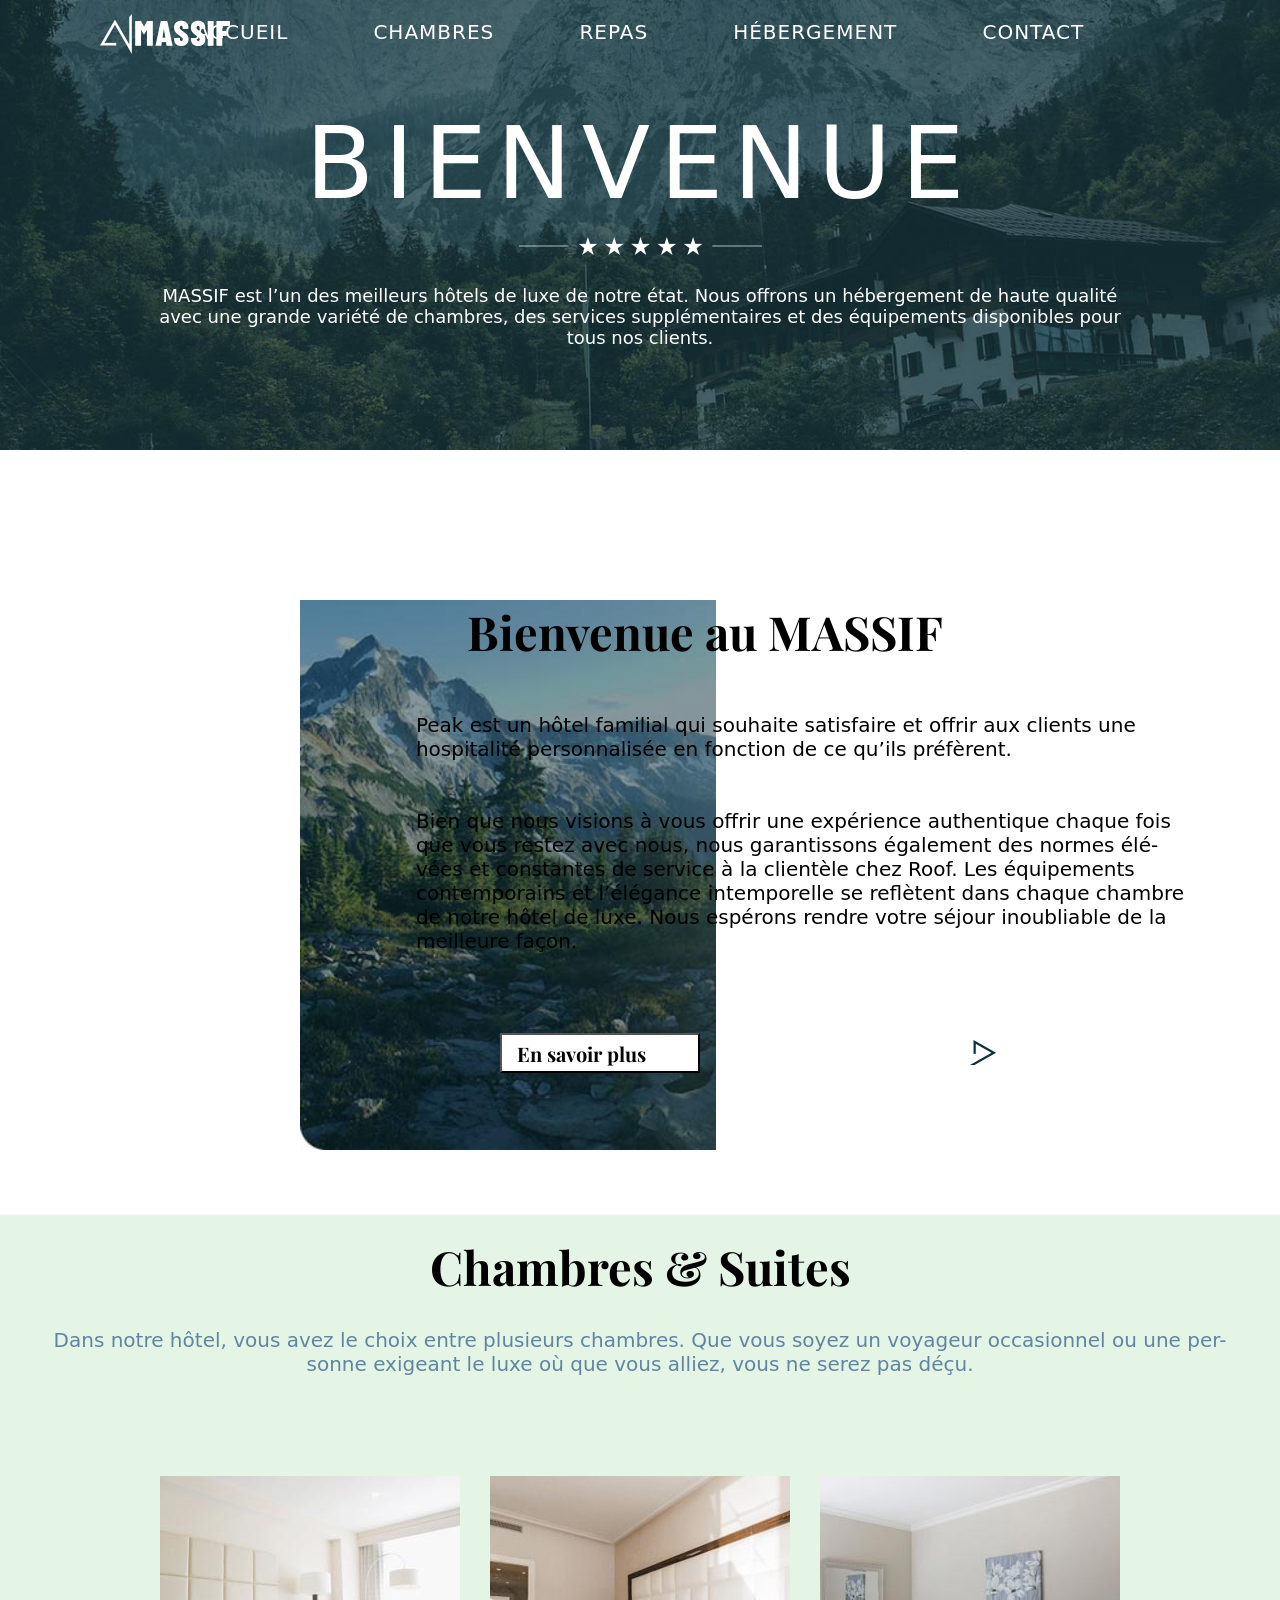
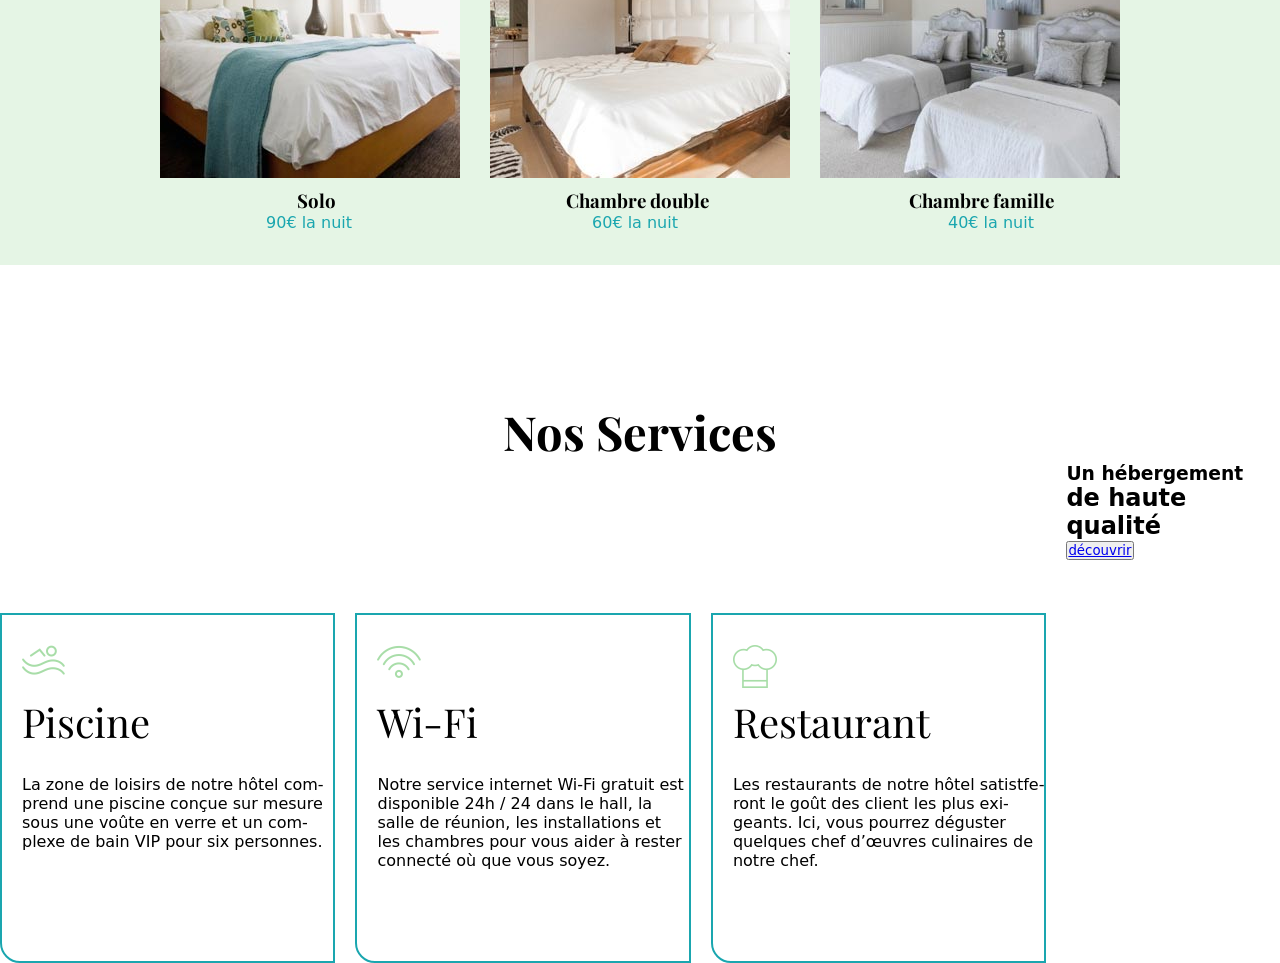
<file: MASSIF/Maquette/index.html>
<!DOCTYPE html>
<html lang="fr">
<head>
    <meta charset="UTF-8">
    <meta http-equiv="X-UA-Compatible" content="IE=edge">
    <meta name="viewport" content="width=device-width, initial-scale=1.0">
    <link rel="stylesheet" href="style.css">
   
    <title>Document</title>
</head>
<body>
    <header>
        <div class="container-1">
        <div class="liste">
            <ul>
                <a href="">accueil</a>
                <a href="">chambres</a>
                <a href="">repas</a>
                <a href="">hébergement</a>
                <a href="">contact</a>
            </ul>
        </div>
        <div class="logo">
            <img src="./img/logo.png" alt="logomassif">
        </div>
        <div class="bienvenue">
            <h1>bienvenue</h1>
        </div>
        <div class="etoiles">
            <img src="./img/Stars.png" alt="etoiles">
        </div>
        <div class="p-1">MASSIF est l’un des meilleurs hôtels de luxe de notre état. Nous offrons un hébergement de haute qualité <br>
            avec une grande variété de chambres, des services supplémentaires et des équipements disponibles pour <br>
        tous nos clients.</div>
    </div>

    </header>

    <div class="container-2">
        <div class="marge-b"></div>
            <img src="./img/bienvenue.jpg" alt="photo2" class="img-2">
            <h1 class="bvn">Bienvenue au MASSIF</h1>
            <p class="p-2">Peak est un hôtel familial qui souhaite satisfaire et offrir aux clients une <br>
                hospitalité personnalisée en fonction de ce qu’ils préfèrent. <br>
                <br>
                <br>
                
                Bien que nous visions à vous offrir une expérience authentique chaque fois <br>
                que vous restez avec nous, nous garantissons également des normes élé- <br>
                vées et constantes de service à la clientèle chez Roof. Les équipements <br>
                contemporains et l’élégance intemporelle se reflètent dans chaque chambre <br>
                de notre hôtel de luxe. Nous espérons rendre votre séjour inoubliable de la <br>
                meilleure façon. </p>

            <div class="bouton-1">
                <button class="b1"><a href="#">En savoir plus</a></button>
            </div>
            <img src="./img/btn.png" alt="logobtn" class="ptlogo">
        </div>
    </div>
    
    <div class="simpson"></div>

    <div class="contenair-3">
        <h2 class="chambre">Chambres & Suites</h2>
        <p class="p-3">Dans notre  hôtel, vous avez le choix entre plusieurs chambres. Que vous soyez un voyageur occasionnel ou une  per- <br>
            sonne exigeant le luxe où que vous alliez, vous ne serez pas déçu.</p>
        <div class="photochambre">
            <img src="img/solo.jpg" alt="">
            <img src="img/double.jpg" alt="">
            <img src="img/famille.jpg" alt="">
        </div>

        <div class="nomchambre">
            <h3 class="solo">Solo</h3>
            <h3 class="double">Chambre double</h3>
            <h3 class="famille">Chambre famille</h3>
        </div>

        <div class="prix">
        <p class="p90">90€ la nuit</p>
        <p class="p60">60€ la nuit</p>
        <p class="p40">40€ la nuit</p>
        </div>

 </div>
    
    <div class="marge-3"></div>   
    <h2 class="services">Nos Services</h2>

    <div class="contenair-4">

        <div class="carre"> 
            <h2 class="it-1">Piscine</h2>
            <img src="./img/piscine.png" alt="piscine" class="piscine">
            <p class="txt-1">La zone de loisirs de notre hôtel com- <br>
                prend une piscine conçue sur mesure <br>
                sous une voûte en verre et un com- <br>
                plexe de bain VIP pour six personnes.</p>

        </div>


        <div class="carre"> 
            
            <h2 class="it-2">Wi-Fi</h2>
            <img src="./img/wi_fi.png" alt="wifi" class="wifi">
        <p class="txt-2">Notre service internet Wi-Fi gratuit est <br>
            disponible 24h / 24 dans le hall, la <br>
            salle de réunion, les installations et <br>
            les chambres pour vous aider à rester <br>
            connecté où que vous soyez.</p>
        </div>


        <div class="carre">
            <h2 class="it-3">Restaurant</h2>
            <img src="img/toque.png" alt="toque" class="toque">
        <p class="txt-3">Les restaurants de notre hôtel satistfe- <br>
            ront le goût des client les plus exi- <br>
            geants. Ici, vous pourrez déguster <br>
            quelques chef d’œuvres culinaires de <br>
            notre chef.</p>
        </div>
        

        <div class="contenair-5">
            <h3 class="heb">Un hébergement</h3>
            <h2 class="qualite">de haute qualité</h2>
            <button class="decouvrir"><a href="decouvrir">découvrir</a></button>
        </div>





        </div>
        
        


        </div>
        <p></p>

</body>
</html>
</file>
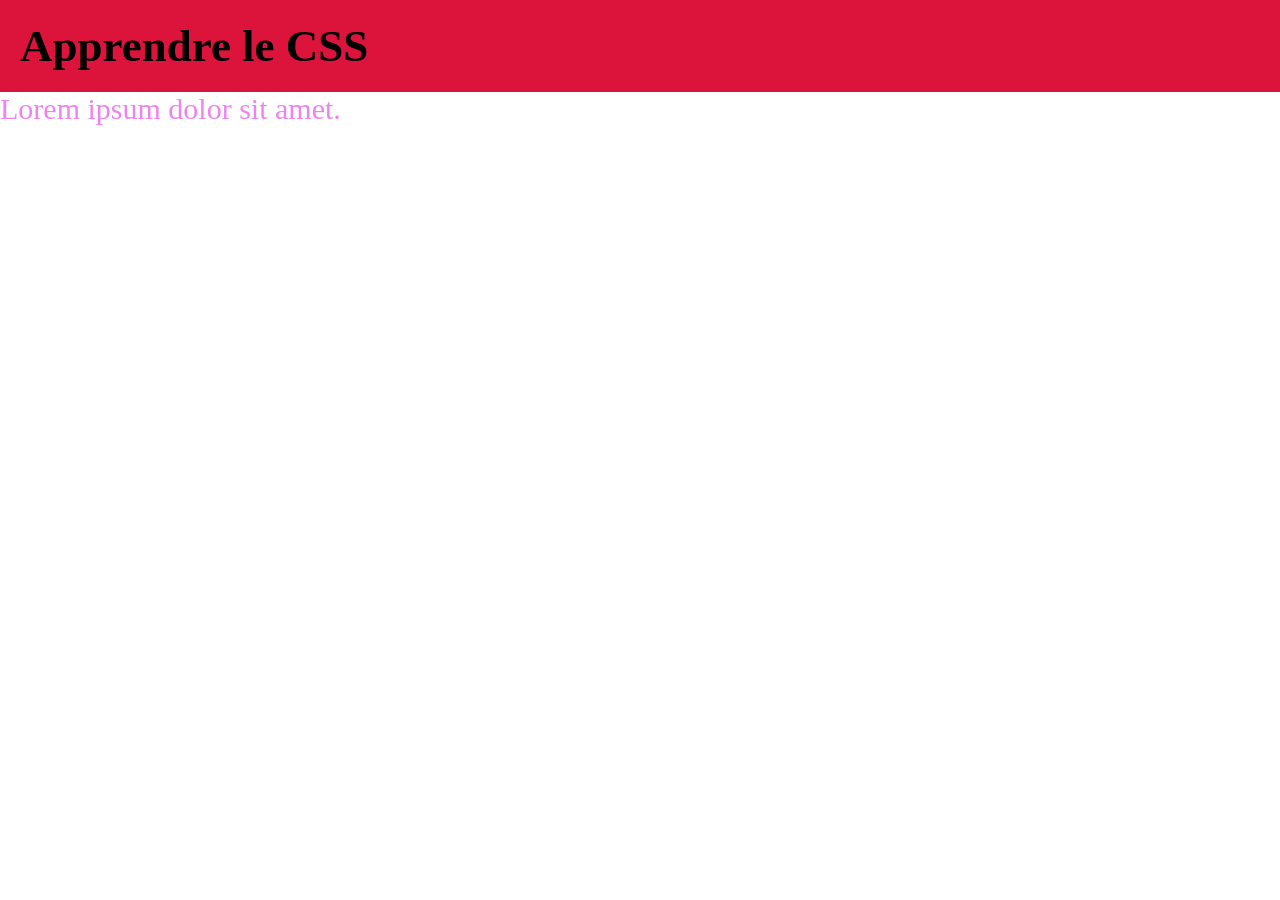
<file: CSS/Base CSS/01-La-Selection/index.html>
<!DOCTYPE html>
<html lang="fr">
<head>
    <meta charset="UTF-8">
    <meta http-equiv="X-UA-Compatible" content="IE=edge">
    <meta name="viewport" content="width=device-width, initial-scale=1.0">
    <link rel="stylesheet" href="style.css">
    <title>CSS - La Sélection</title>
</head>
<body>
    <h1 class="title first-title" id="title-1">Apprendre le CSS</h1>
    <div class="container">
        <p>Lorem ipsum dolor sit amet.</p>
        <ul class="list">
        <li class="">
            
        </li>

        </ul>



    </div>
    
</body>
</html>
</file>
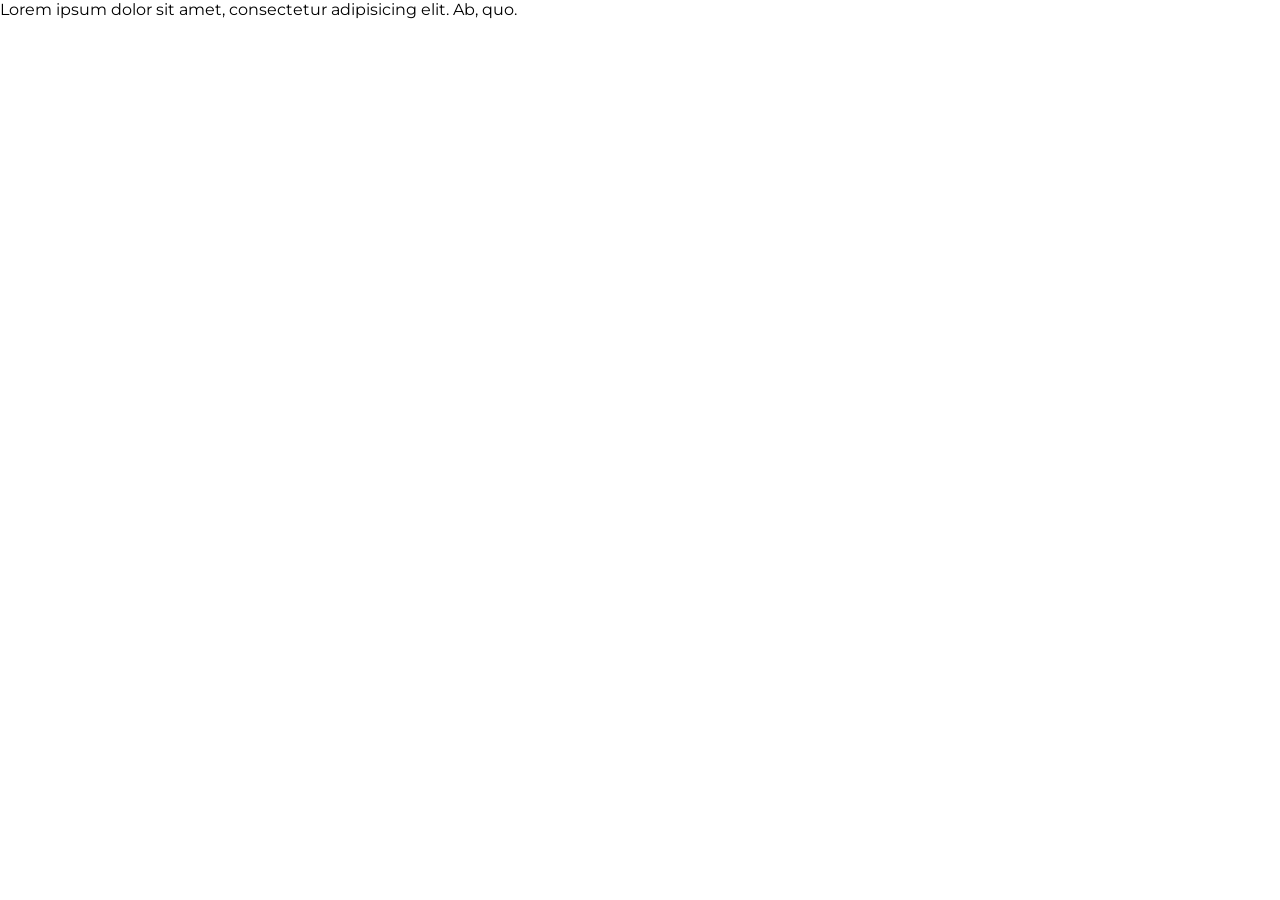
<file: CSS/Base CSS/04-Images/index.html>
<!DOCTYPE html>
<html lang="fr">
<head>
    <meta charset="UTF-8">
    <meta http-equiv="X-UA-Compatible" content="IE=edge">
    <meta name="viewport" content="width=device-width, initial-scale=1.0">
    <link rel="stylesheet" href="style.css">
    <link rel="preconnect" href="https://fonts.googleapis.com">
<link rel="preconnect" href="https://fonts.gstatic.com" crossorigin>
<link href="https://fonts.googleapis.com/css2?family=Montserrat:ital,wght@0,100;0,200;0,300;0,400;1,100;1,200;1,300&display=swap" rel="stylesheet">
    <title>CSS - Les Images</title>
</head>
<body>
   <div class="imageFond"></div>
   <p>Lorem ipsum dolor sit amet, consectetur adipisicing elit. Ab, quo.</p>
</body>
</html>
</file>
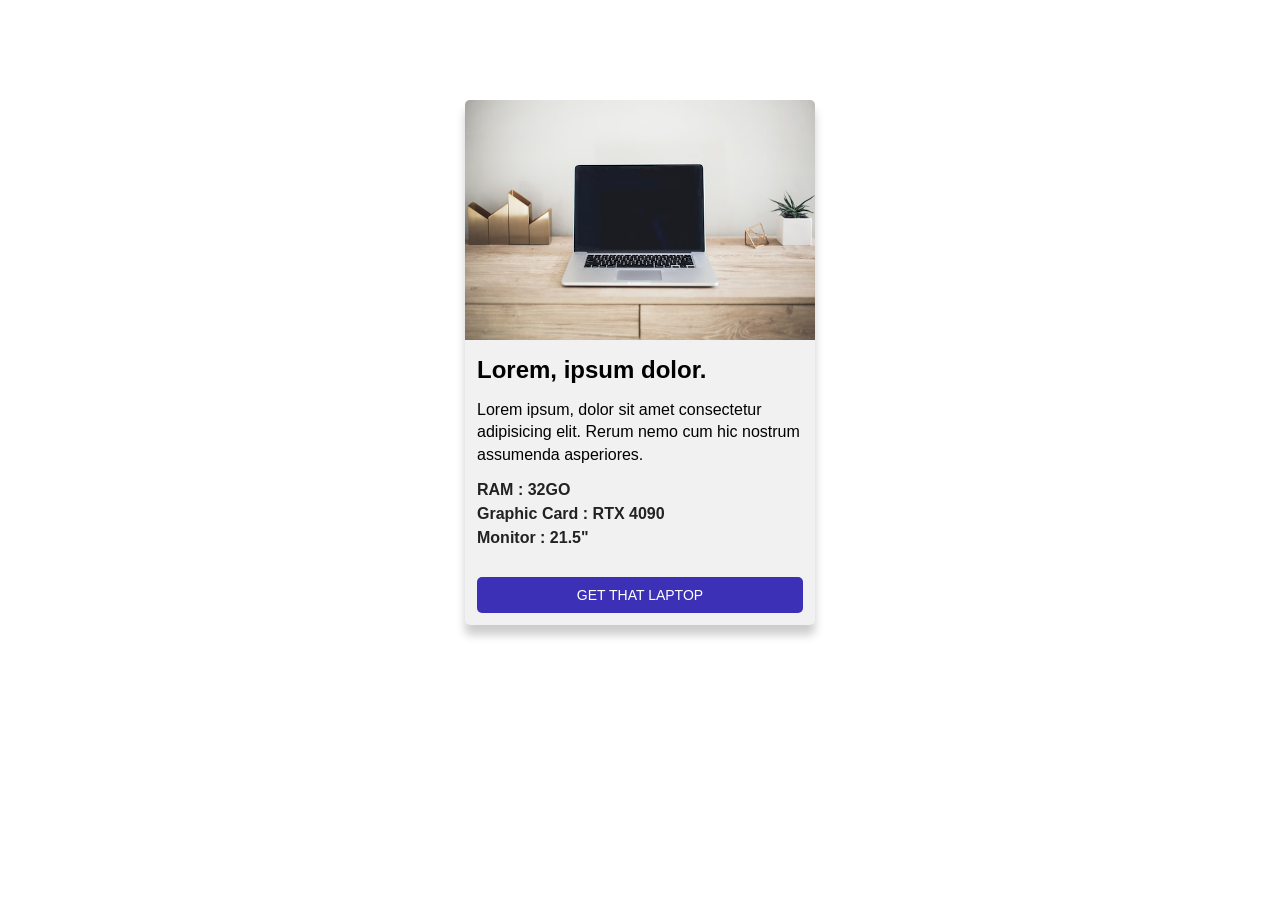
<file: CSS/Base CSS/06-Carte/index.html>
<!DOCTYPE html>
<html lang="en">
<head>
    <meta charset="UTF-8">
    <meta http-equiv="X-UA-Compatible" content="IE=edge">
    <meta name="viewport" content="width=device-width, initial-scale=1.0">
    <link rel="stylesheet" href="style.css">
    <title>CSS : Carte</title>
</head>
<body>
    <div class="container">
        <img src="./images/laptop.jpg" alt="PC portable">
        <div class="content">
            <h2>Lorem, ipsum dolor.</h2>
            <p>Lorem ipsum, dolor sit amet consectetur adipisicing elit. Rerum nemo cum hic nostrum assumenda asperiores.</p>
            <ul>
                <li>RAM : 32GO</li>
                <li>Graphic Card : RTX 4090</li>
                <li>Monitor : 21.5"</li>
            </ul>
            <a href="#" class="link">Get that laptop</a>
        </div>

    </div>
    
</body>
</html>
</file>
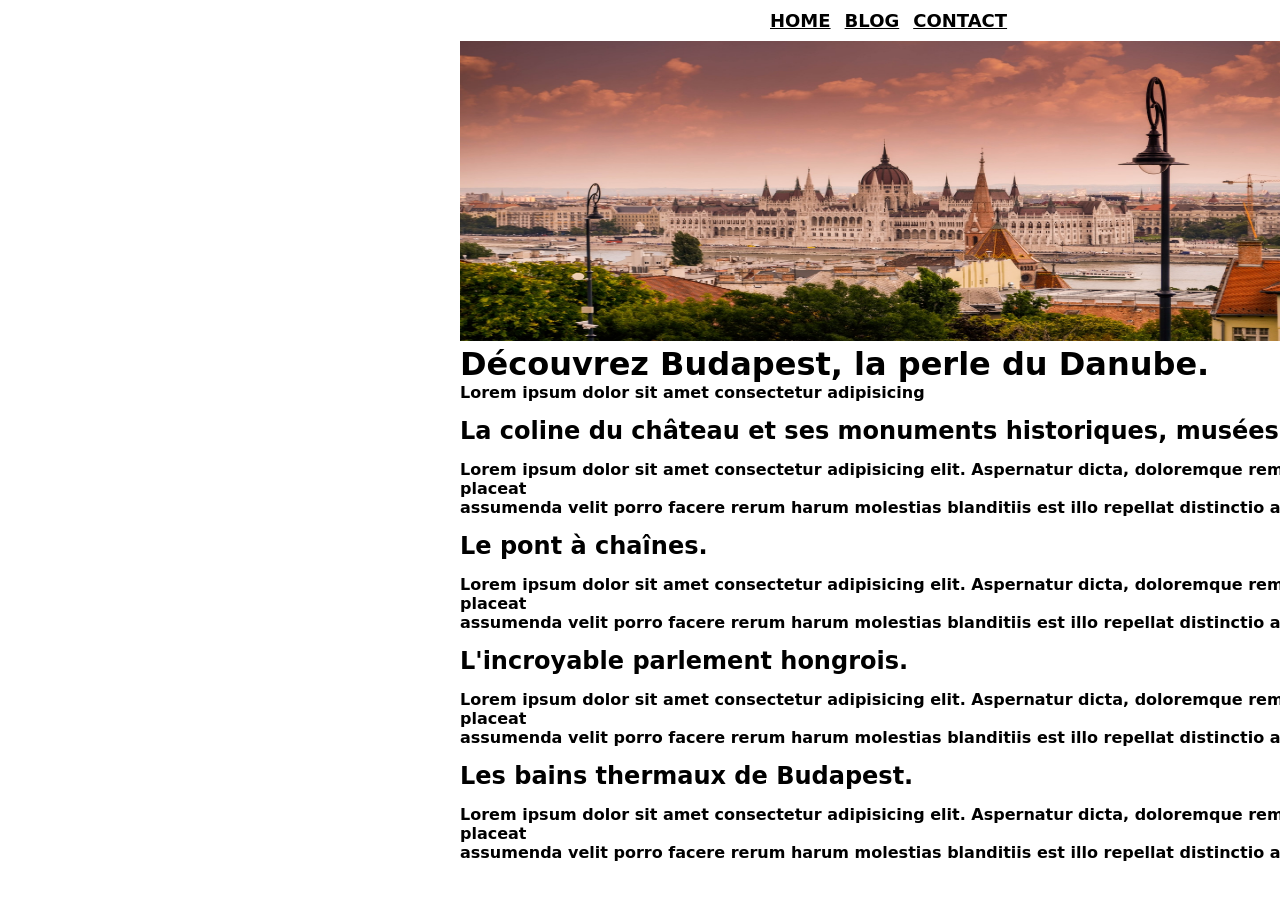
<file: CSS/Base CSS/07-Page_accueil/index.html>
<!DOCTYPE html>
<html lang="fr">
<head>
    <meta charset="UTF-8">
    <meta http-equiv="X-UA-Compatible" content="IE=edge">
    <meta name="viewport" content="width=device-width, initial-scale=1.0">
    <link rel="stylesheet" href="style.css">
    <title>Budapest</title>
   
       
</head>

<body>
    <nav>
        <div class="entete">
        <a href="">HOME</a>
        <a href="">BLOG</a>
        <a href="">CONTACT</a>
        </div>
    </nav>

    <img src="IMAGE/budapest (1).jpg" alt="Photo de Budapest">
    <H1 class="grostitre">Découvrez Budapest, la perle du Danube.</H1>
    <p class="soustitre">
        Lorem ipsum dolor sit amet consectetur adipisicing</p>

    <h2>La coline du château et ses monuments historiques, musées et cafés.</h2>
    <p>Lorem ipsum dolor sit amet consectetur adipisicing elit. Aspernatur dicta,
         doloremque rem obcaecati quis corrupti recusandae placeat <br> assumenda velit porro facere rerum harum molestias 
         blanditiis est illo repellat distinctio animi.</p>

    <h2>Le pont à chaînes.</h2>

    <p>Lorem ipsum dolor sit amet consectetur adipisicing elit. Aspernatur dicta,
        doloremque rem obcaecati quis corrupti recusandae placeat <br> assumenda velit porro facere rerum harum molestias 
        blanditiis est illo repellat distinctio animi.</p>

    <h2>L'incroyable parlement hongrois.</h2>

    <p>Lorem ipsum dolor sit amet consectetur adipisicing elit. Aspernatur dicta,
        doloremque rem obcaecati quis corrupti recusandae placeat<br> assumenda velit porro facere rerum harum molestias 
        blanditiis est illo repellat distinctio animi.</p>

    <h2>Les bains thermaux de Budapest.</h2> 
    <p>Lorem ipsum dolor sit amet consectetur adipisicing elit. Aspernatur dicta,
        doloremque rem obcaecati quis corrupti recusandae placeat<br> assumenda velit porro facere rerum harum molestias 
        blanditiis est illo repellat distinctio animi.</p>   

    </div>
</body>
</html>
</file>
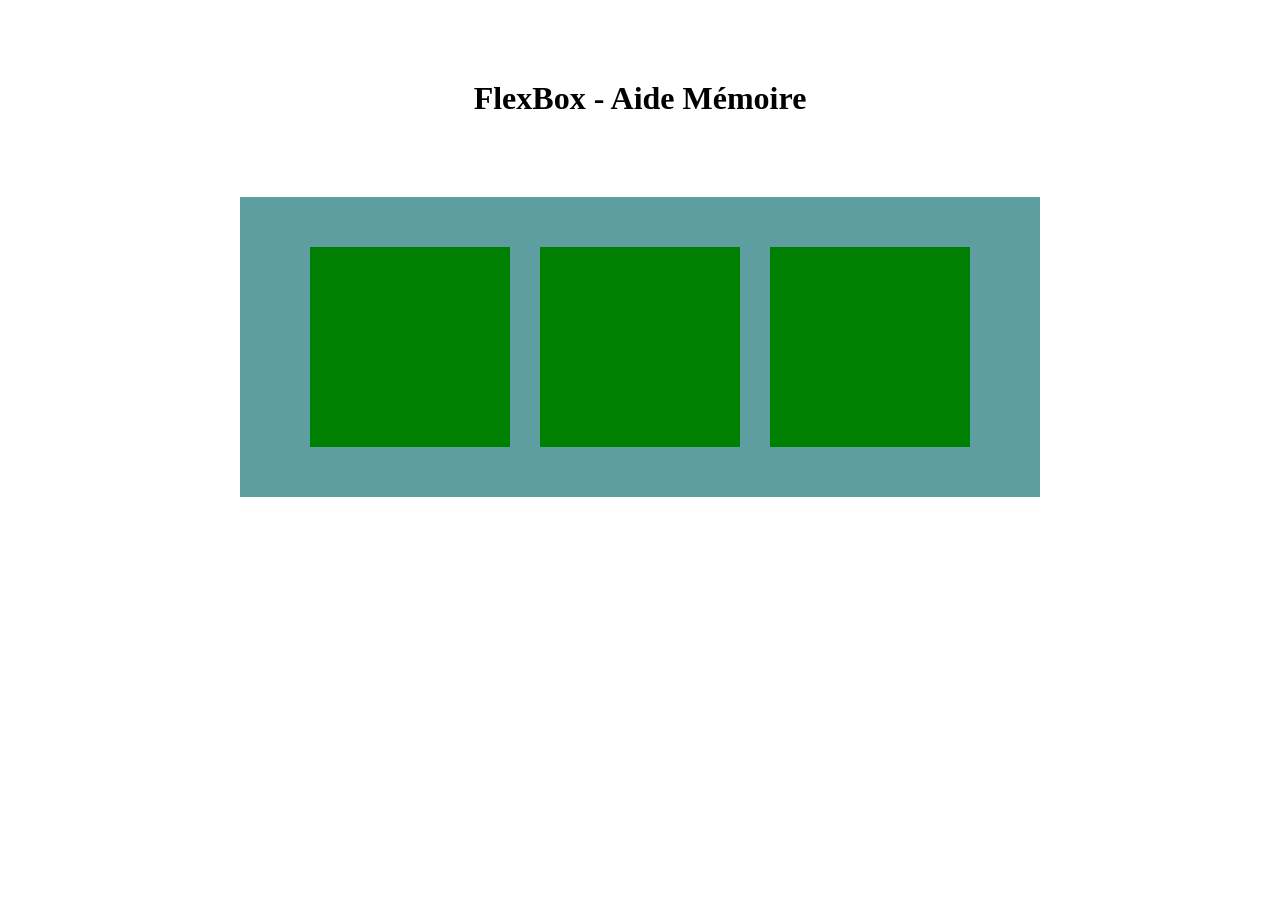
<file: CSS/Base CSS/09-FlexBox/index.html>
<!DOCTYPE html>
<html lang="fr">
<head>
    <meta charset="UTF-8">
    <meta http-equiv="X-UA-Compatible" content="IE=edge">
    <meta name="viewport" content="width=device-width, initial-scale=1.0">
    <link rel="stylesheet" href="style.css">
    <title>Document</title>
</head>
<body>
    <h1>FlexBox - Aide Mémoire</h1>
    <div class="container">
        <div class="enfant"></div>
        <div class="enfant"></div>
        <div class="enfant"></div>
    </div>
    
</body>
</html>
</file>
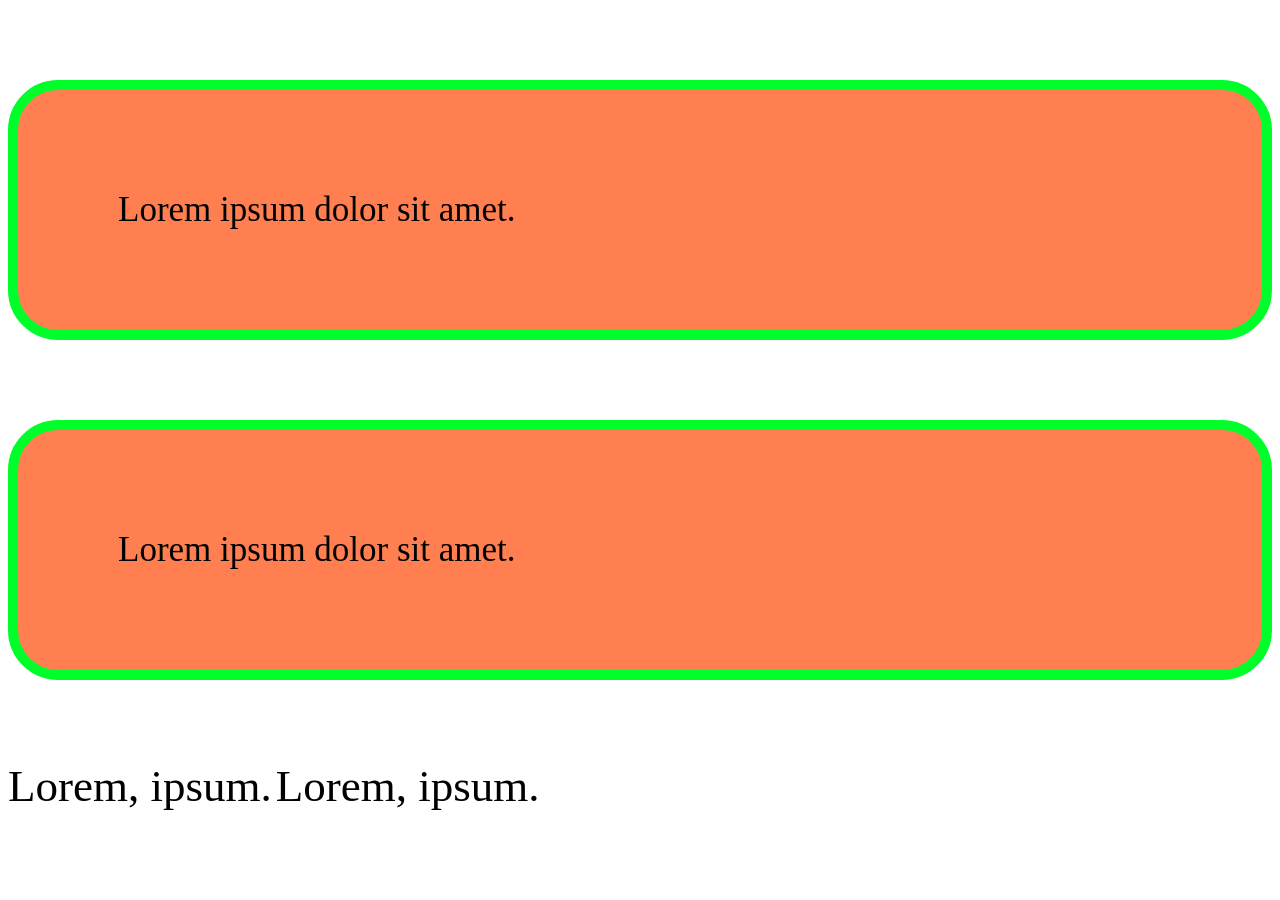
<file: CSS/Base CSS/3-Spicing-et-bordure/index.html>
<!DOCTYPE html>
<html lang="fr">
<head>
    <meta charset="UTF-8">
    <meta http-equiv="X-UA-Compatible" content="IE=edge">
    <meta name="viewport" content="width=device-width, initial-scale=1.0">
  <link rel="stylesheet" href="style.css">
    <title>CSS - Spacing et bordures</title>
</head>
<body>
    <p>Lorem ipsum dolor sit amet.</p>
    <p>Lorem ipsum dolor sit amet.</p>
    
    <span>Lorem, ipsum.</span>
    <span>Lorem, ipsum.</span>

</body>
</html>
</file>
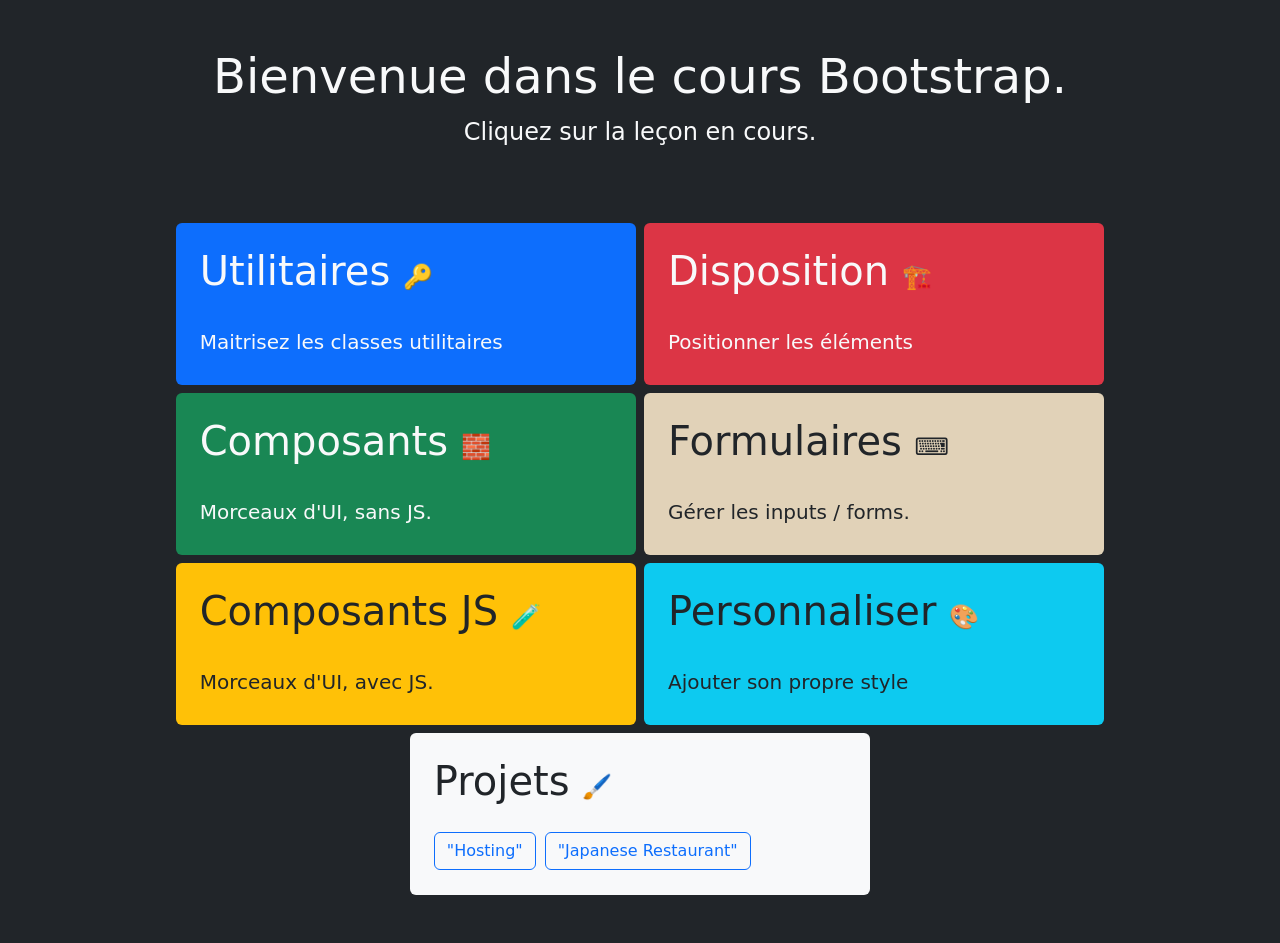
<file: SANDBOX/home.html>
<!DOCTYPE html>
<html lang="en">
  <head>
    <meta charset="UTF-8" />
    <meta http-equiv="X-UA-Compatible" content="IE=edge" />
    <meta name="viewport" content="width=device-width, initial-scale=1.0" />
    <title>Bootstrap Sandbox</title>

    <link href="https://cdn.jsdelivr.net/npm/bootstrap@5.1.3/dist/css/bootstrap.min.css" rel="stylesheet"
    integrity="sha384-1BmE4kWBq78iYhFldvKuhfTAU6auU8tT94WrHftjDbrCEXSU1oBoqyl2QvZ6jIW3" crossorigin="anonymous">
  </head>
  <body class="bg-dark">
    <div class="container">
      <h1 class="text-light text-center pt-5 display-5">
        Bienvenue dans le cours Bootstrap.
      </h1>
      <p class="text-light text-center fs-4">
        Cliquez sur la leçon en cours.
      </p>
      <hr />

  
      <div class="row g-2 my-5 justify-content-center">
        <div class="col-md-6 col-lg-5">
          <a href="./1.Utilitaires/1. Couleurs.html" class="p-4 bg-primary d-block fs-3 rounded text-light text-decoration-none">
            <span class="display-5 fs-1 mb-4 d-block">
              Utilitaires <span class="fs-4">🔑</span>
            </span>
            <span class="fs-5">
              Maitrisez les classes utilitaires
            </span>
          </a>
        </div>
        <div class="col-md-6 col-lg-5">
          <a href="./2. Disposition/1. Grille I.html" class="p-4 bg-danger d-block fs-3 rounded text-light text-decoration-none">
            <span class="display-5 fs-1 mb-4 d-block">
              Disposition <span class="fs-4">🏗️</span>
            </span>
            <span class="fs-5">
              Positionner les éléments
            </span>
          </a>
        </div>

        <div class="col-md-6 col-lg-5">
          <a href="./3. Composants/1. Images-Tableaux.html" class="p-4  bg-success d-block   fs-3 rounded text-light text-decoration-none">
            <span class="display-5 fs-1 mb-4 d-block">
              Composants  <span class="fs-4">🧱</span>
            </span>
            <span class="fs-5">
              Morceaux d'UI, sans JS.
            </span>
          </a>
        </div>

        <div class="col-md-6 col-lg-5">
          <a href="./4. Formulaires/1. Les formulaires avec BT.html" style="background-color: #e1d2b8;" class="p-4 d-block  fs-3 rounded text-dark text-decoration-none">
            <span class="display-5 fs-1 mb-4 d-block">
              Formulaires  <span class="fs-4">⌨️</span>
            </span>
            <span class="fs-5">
              Gérer les inputs / forms.
            </span>
          </a>
        </div>

        <div class="col-md-6 col-lg-5">
          <a href="./5. Composants avec JS/1. Carousel.html" class="p-4  bg-warning d-block fs-3 rounded text-dark text-decoration-none">
            <span class="display-5 fs-1 mb-4 d-block">
              Composants JS <span class="fs-4">🧪</span>
            </span>
            <span class="fs-5">
              Morceaux d'UI, avec JS.
            </span>
          </a>
        </div>

        <div class="col-md-6 col-lg-5">
          <a href="./6. Personnalisation/index.html" class="p-4  bg-info d-block fs-3 rounded text-dark text-decoration-none">
            <span class="display-5 fs-1 mb-4 d-block">
              Personnaliser <span class="fs-4">🎨</span>
            </span>
            <span class="fs-5">
              Ajouter son propre style
            </span>
          </a>
        </div>

        <div class="col-md-6 col-lg-5">
          <div class="p-4  bg-light d-block fs-3 rounded text-dark">
            <span class="display-5 fs-1 mb-4 d-block">
              Projets <span class="fs-4">🖌️</span>
            </span>
            <a href="../2. Projets/A. Starter/1. Bank Landing Page/index.html" class="btn btn-outline-primary">"Hosting"</a>
            <a href="../2. Projets/B. Finished/2. Chief Food Service/index.html" class="btn btn-outline-primary">"Japanese Restaurant"</a>
          </div>
        </div>
        
      </div>
    </div>
   </body>
</html>
</file>
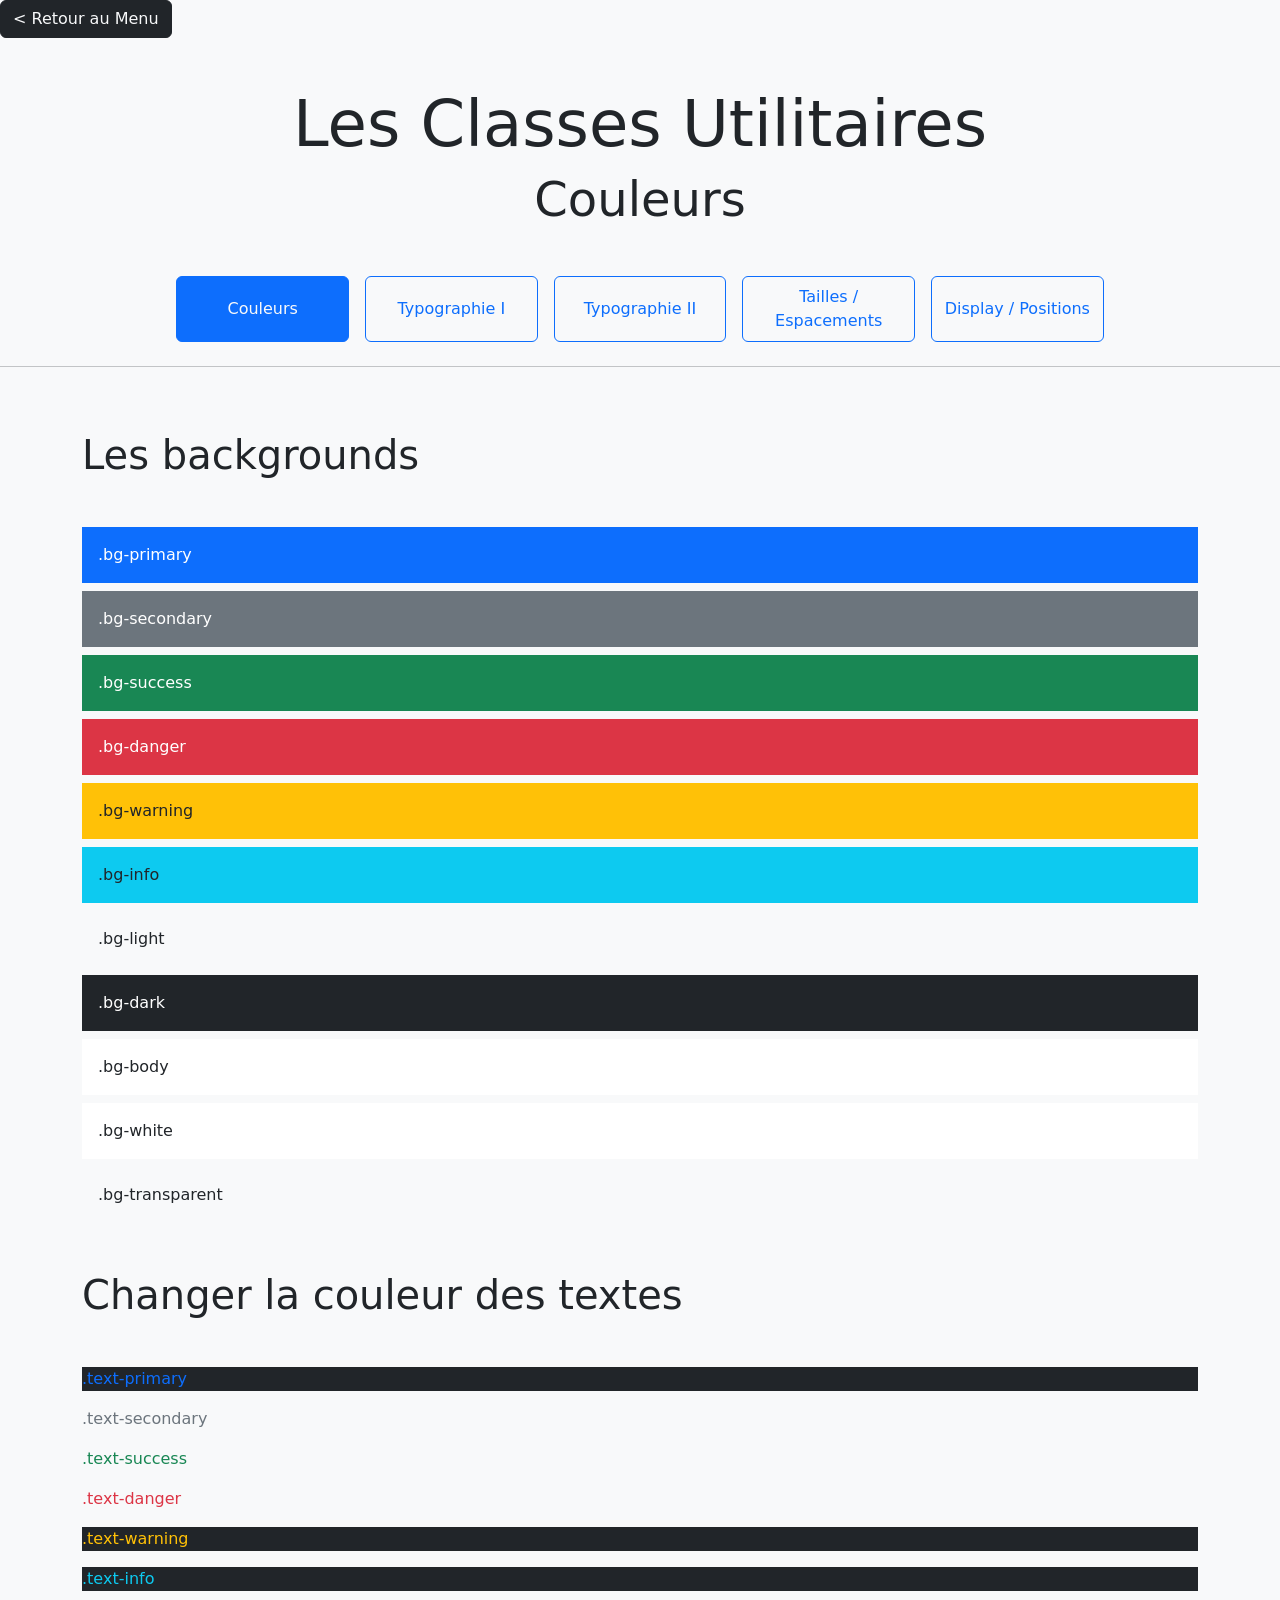
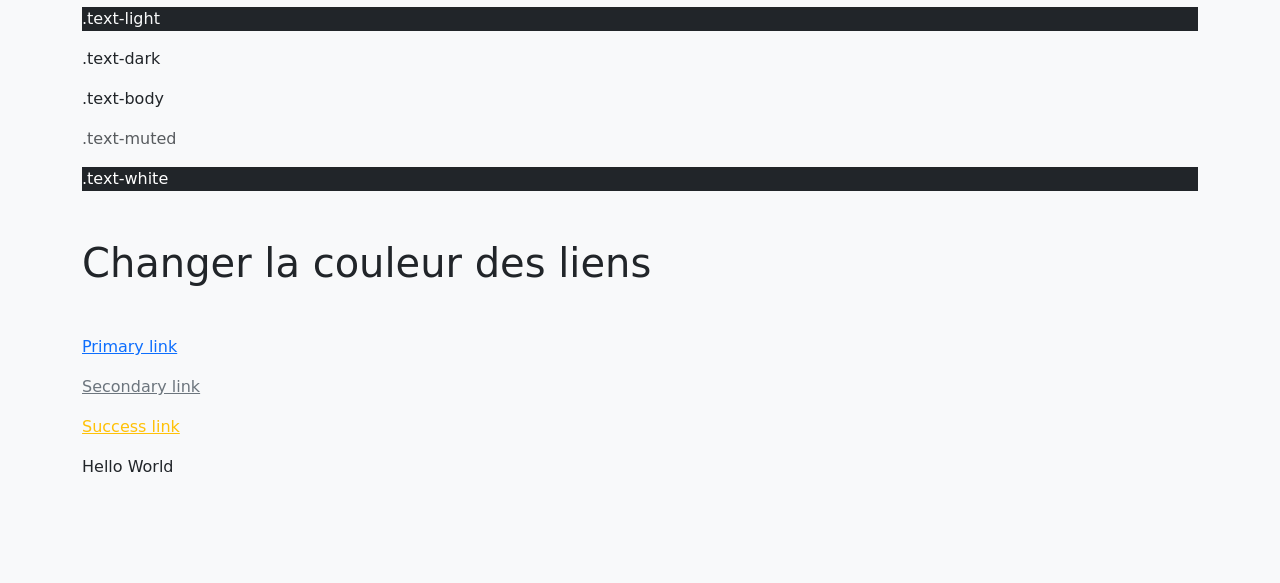
<file: SANDBOX/1.Utilitaires/1. Couleurs.html>
<!DOCTYPE html>
<html lang="en">

<head>
    <meta charset="UTF-8">
    <meta http-equiv="X-UA-Compatible" content="IE=edge">
    <meta name="viewport" content="width=device-width, initial-scale=1.0">
    <title>Bootstrap Sandbox</title>
    <link href="https://cdn.jsdelivr.net/npm/bootstrap@5.1.3/dist/css/bootstrap.min.css" rel="stylesheet"
        integrity="sha384-1BmE4kWBq78iYhFldvKuhfTAU6auU8tT94WrHftjDbrCEXSU1oBoqyl2QvZ6jIW3" crossorigin="anonymous">
</head>

<body class="bg-light text-dark">
    <a href="../home.html" class="btn btn-primary text-light bg-dark btn-outline-dark">< Retour au Menu</a >

    <h1 class="text-center mt-5 display-3">Les Classes Utilitaires</h1>
    <h2 class="text-center mb-5 display-5">Couleurs</h2>

    <div class="container mb-4">
        <ul class="nav nav-pills justify-content-center row gy-3 gx-3">
            <li class="nav-item col-12 col-sm-6 col-lg-3 col-xl-2 text-center ">
                <a class="p-2 d-block h-100 d-flex align-items-center justify-content-center text-light  btn btn-primary"
                    href="./1. Couleurs.html">Couleurs</a>
            </li>
            <li class="nav-item col-12 col-sm-6 col-lg-3 col-xl-2 text-center">
                <a class="p-2 d-block h-100 d-flex align-items-center justify-content-center    btn btn-outline-primary"
                    href="./2. Typographie I.html">Typographie I</a>
            </li>
            <li class="nav-item col-12 col-sm-6 col-lg-3 col-xl-2 text-center">
                <a class="p-2 d-block h-100 d-flex align-items-center justify-content-center   btn btn-outline-primary"
                    href="./3. Typographie II.html">Typographie II</a>
            </li>
            <li class="nav-item col-12 col-sm-6 col-lg-3 col-xl-2 text-center">
                <a class="p-2 d-block h-100 d-flex align-items-center justify-content-center  btn btn-outline-primary"
                    href="./4. Tailles-Espacements.html">Tailles
                    / Espacements</a>
            </li>
            <li class="nav-item col-12 col-sm-6 col-lg-3 col-xl-2 text-center">
                <a class="p-2 d-block h-100 d-flex align-items-center justify-content-center  btn btn-outline-primary"
                    href="./5. Display-Positions.html">Display
                    / Positions</a>
            </li>

        </ul>
    </div>

    <hr>

    <!-- Début de la leçon -->

    <div class="container py-5">
        
        
        <h2 class="display-6 mb-5">Les backgrounds</h2>
        <!-- Changer le background avec les couleurs de base -->
        <!--  [bg-primary|secondary|success|danger|warning|...] -->

        <div class="p-3 mb-2 bg-primary  text-white">.bg-primary</div>
        <div class="p-3 mb-2 bg-secondary  text-white">.bg-secondary</div>
        <div class="p-3 mb-2 bg-success  text-white">.bg-success</div>
        <div class="p-3 mb-2 bg-danger text-white">.bg-danger</div>
        <div class="p-3 mb-2 bg-warning text-dark">.bg-warning</div>
        <div class="p-3 mb-2 bg-info text-dark">.bg-info</div>
        <div class="p-3 mb-2 bg-light text-dark">.bg-light</div>
        <div class="p-3 mb-2 bg-dark text-white">.bg-dark</div>
        <div class="p-3 mb-2 bg-body text-dark">.bg-body</div>
        <div class="p-3 mb-2 bg-white text-dark">.bg-white</div>
        <div class="p-3 mb-2 bg-transparent text-dark">.bg-transparent</div>

        
        <h2 class="display-6 my-5">Changer la couleur des textes</h2>
        <!-- Changer la couleur des textes avec les couleurs de base -->
        <!--  [text-primary|secondary|success|danger|warning|...] -->


        <p class="text-primary bg-dark">.text-primary</p>
        <p class="text-secondary bg-light">.text-secondary</p>
        <p class="text-success">.text-success</p>
        <p class="text-danger">.text-danger</p>
        <p class="text-warning bg-dark">.text-warning</p>
        <p class="text-info bg-dark">.text-info</p>
        <p class="text-light bg-dark">.text-light</p>
        <p class="text-dark">.text-dark</p>
        <p class="text-body">.text-body</p>
        <p class="text-muted">.text-muted</p>
        <p class="text-white bg-dark">.text-white</p>



        <!-- On peut également coloriser les links -->
        <!-- [link-primary|secondary|warning|...] -->

        <h2 class="display-6 my-5">Changer la couleur des liens</h2>
        <p><a href="" class="link-primary">Primary link</a></p>
        <p><a href="#" class="link-secondary">Secondary link</a></p>
        <p><a href="#" class="link-warning">Success link</a></p>


        <!-- invisible -->
        <!-- [visible|invisible] -->
        
        <p class="visible">Hello World</p>
        <p class="invisible">Hello World</p>

    </div>
</body>

</html>
</file>
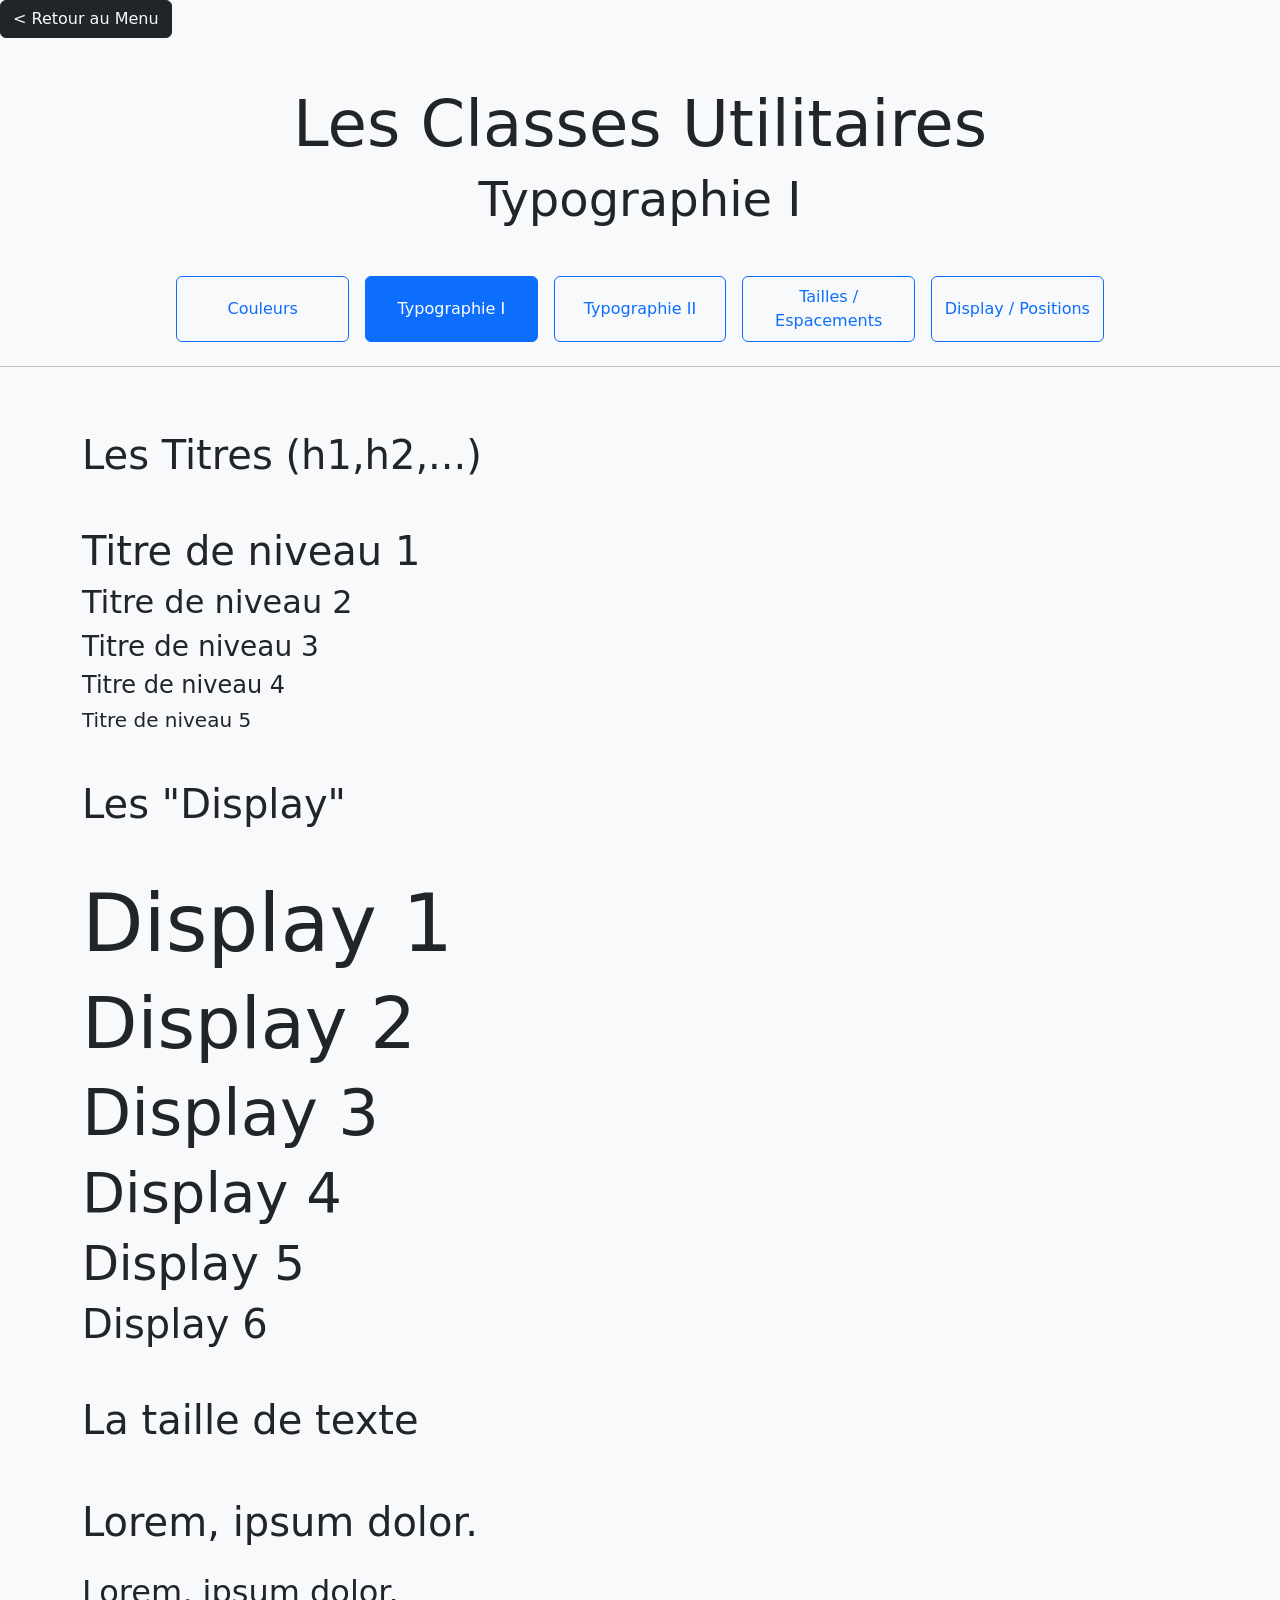
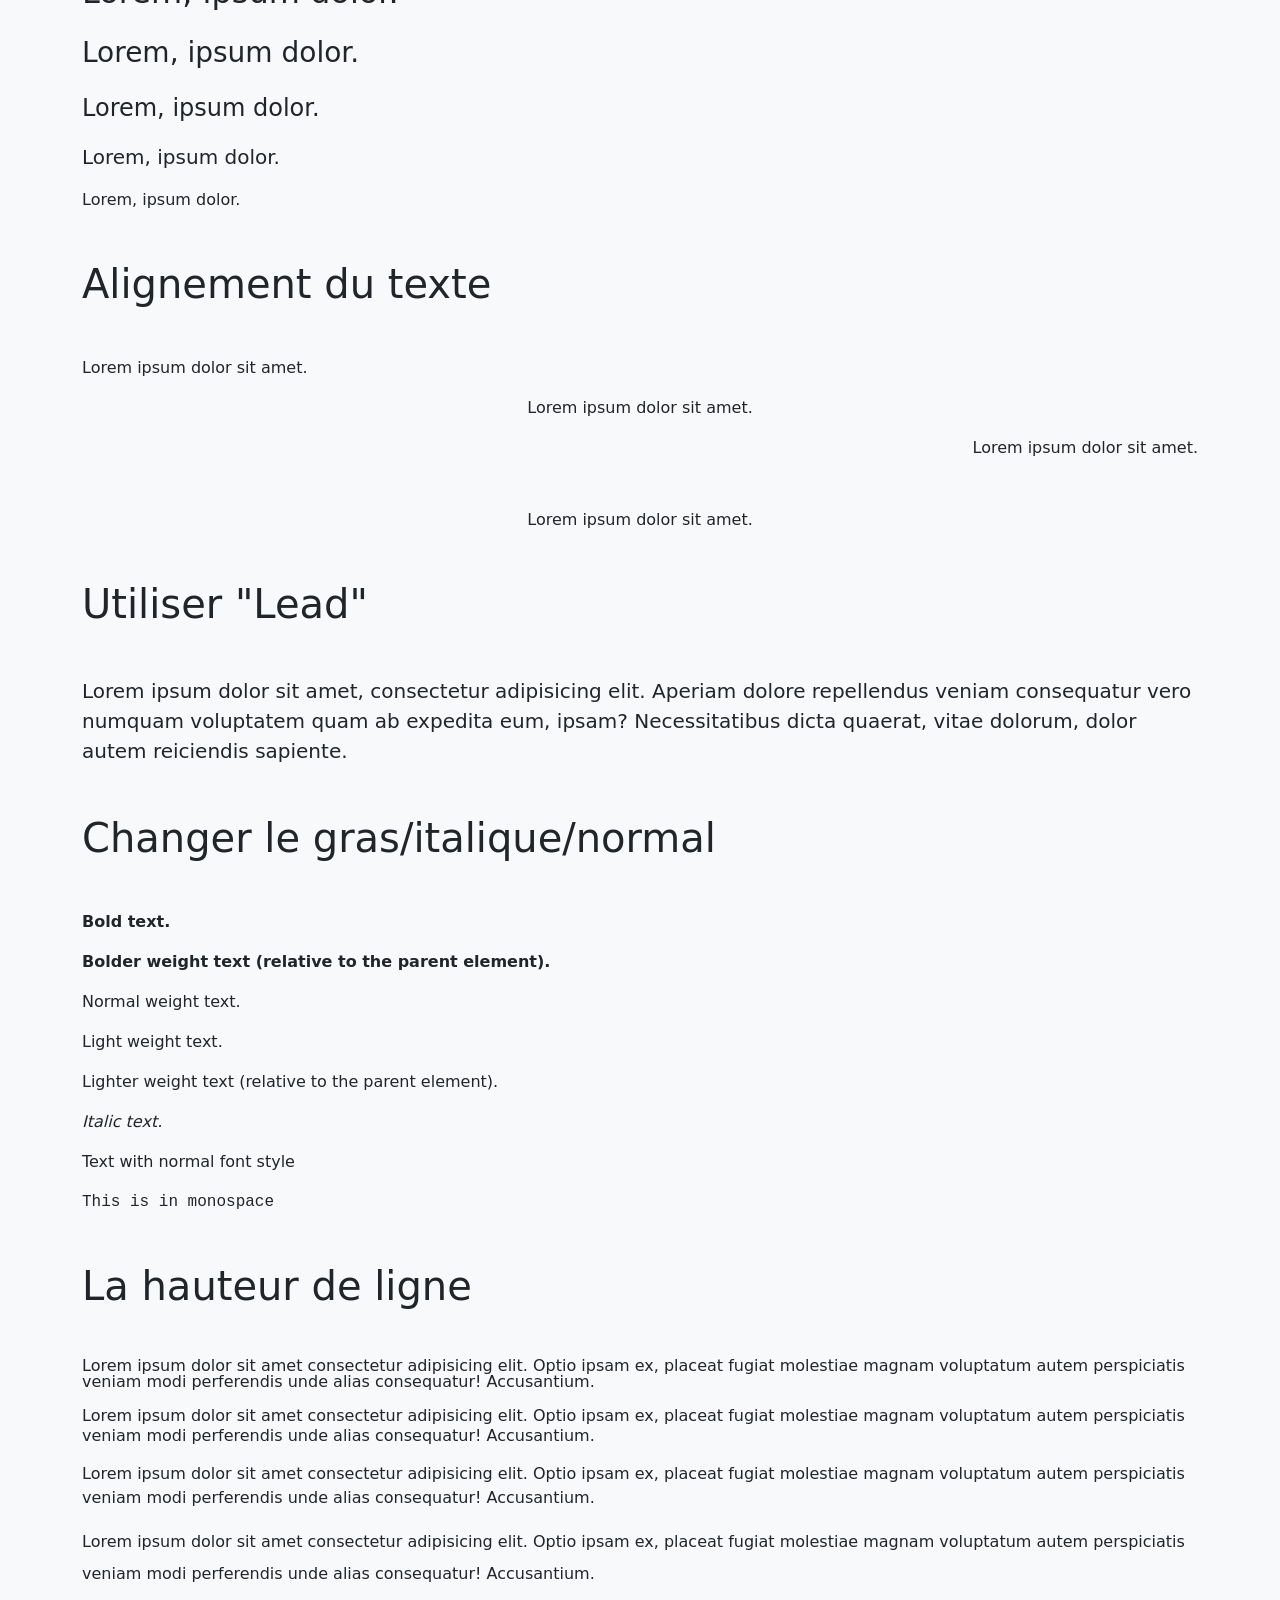
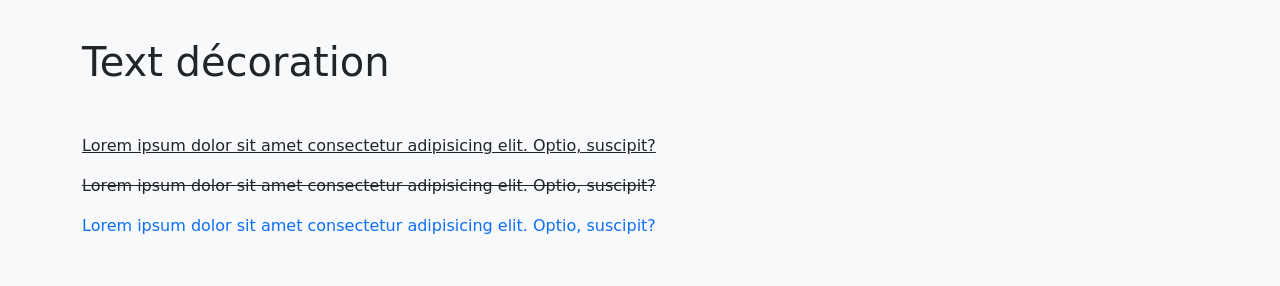
<file: SANDBOX/1.Utilitaires/2. Typographie I.html>
<!DOCTYPE html>
<html lang="en">

<head>
  <meta charset="UTF-8" />
  <meta http-equiv="X-UA-Compatible" content="IE=edge" />
  <meta name="viewport" content="width=device-width, initial-scale=1.0" />
  <title>Bootstrap Sandbox</title>
  <link href="https://cdn.jsdelivr.net/npm/bootstrap@5.1.3/dist/css/bootstrap.min.css" rel="stylesheet"
    integrity="sha384-1BmE4kWBq78iYhFldvKuhfTAU6auU8tT94WrHftjDbrCEXSU1oBoqyl2QvZ6jIW3" crossorigin="anonymous" />
</head>

<body class="bg-light text-dark">
  <a href="../home.html" class="btn btn-primary text-light bg-dark btn-outline-dark">< Retour au Menu</a >
  <h1 class="text-center mt-5 display-3">Les Classes Utilitaires</h1>
  <h2 class="text-center mb-5 display-5">Typographie I</h2>

  <div class="container mb-4">
    <ul class="nav nav-pills justify-content-center row gy-3 gx-3">
      <li class="nav-item col-12 col-sm-6 col-lg-3 col-xl-2 text-center ">
        <a class="p-2 d-block h-100 d-flex align-items-center justify-content-center btn btn-outline-primary"
          href="./1. Couleurs.html">Couleurs</a>
      </li>
      <li class="nav-item col-12 col-sm-6 col-lg-3 col-xl-2 text-center">
        <a class="p-2 d-block h-100 d-flex align-items-center justify-content-center    btn btn-primary"
          href="./2. Typographie I.html">Typographie I</a>
      </li>
      <li class="nav-item col-12 col-sm-6 col-lg-3 col-xl-2 text-center">
        <a class="p-2 d-block h-100 d-flex align-items-center justify-content-center   btn btn-outline-primary"
          href="./3. Typographie II.html">Typographie II</a>
      </li>
      <li class="nav-item col-12 col-sm-6 col-lg-3 col-xl-2 text-center">
        <a class="p-2 d-block h-100 d-flex align-items-center justify-content-center  btn btn-outline-primary"
          href="./4. Tailles-Espacements.html">Tailles
          / Espacements</a>
      </li>
      <li class="nav-item col-12 col-sm-6 col-lg-3 col-xl-2 text-center">
        <a class="p-2 d-block h-100 d-flex align-items-center justify-content-center  btn btn-outline-primary"
          href="./5. Display-Positions.html">Display
          / Positions</a>

      </li>
    </ul>
  </div>

  <hr />

  <!-- Début de la leçon -->

  <div class="container py-5">

    <h2 class="display-6 mb-5">Les Titres (h1,h2,...)</h2>
    <!-- Titres  -->
    <!-- h1,h2 ... -->

    <h1>Titre de niveau 1</h1>
    <h2>Titre de niveau 2</h2>
    <h3>Titre de niveau 3</h3>
    <h4>Titre de niveau 4</h4>
    <h5>Titre de niveau 5</h5>


    <h2 class="display-6 my-5">Les "Display"</h2>
    <!-- Donnez de l'importance à un texte avec [display-1|6], le rendu est (réactif)responsive -->

    <h1 class="display-1">Display 1</h1>
    <h1 class="display-2">Display 2</h1>
    <h1 class="display-3">Display 3</h1>
    <h1 class="display-4">Display 4</h1>
    <h1 class="display-5">Display 5</h1>
    <h1 class="display-6">Display 6</h1>


    <h2 class="display-6 my-5">La taille de texte</h2>
    <!-- La taille du texte [fs-1|6] le texte est (réactif)responsive -->

    <p class="fs-1">Lorem, ipsum dolor.</p>
    <p class="fs-2">Lorem, ipsum dolor.</p>
    <p class="fs-3">Lorem, ipsum dolor.</p>
    <p class="fs-4">Lorem, ipsum dolor.</p>
    <p class="fs-5">Lorem, ipsum dolor.</p>
    <p class="fs-6">Lorem, ipsum dolor.</p>



    <h2 class="display-6 my-5">Alignement du texte</h2>
    <!-- Alignements des Paragraphes [text-start|center|end] -->

    <p class="text-start">Lorem ipsum dolor sit amet.</p>
    <p class="text-center">Lorem ipsum dolor sit amet.</p>
    <p class="text-end">Lorem ipsum dolor sit amet.</p>

    <!-- Alignement réactif (responsive), [text-sm|md|lg|xl-center|end|start -->

    <p class="my-5 text-md-center">Lorem ipsum dolor sit amet.</p>

    <!-- Avec .lead on met en avant un texte> -->

    <h2 class="display-6 my-5">Utiliser "Lead"</h2>
    <p class="lead">
      Lorem ipsum dolor sit amet, consectetur adipisicing elit. Aperiam dolore
      repellendus veniam consequatur vero numquam voluptatem quam ab expedita
      eum, ipsam? Necessitatibus dicta quaerat, vitae dolorum, dolor autem
      reiciendis sapiente.
    </p>

    <h2 class="display-6 my-5">Changer le gras/italique/normal</h2>
    <!-- Le poids(gras) du texte, [fw-bold|bolder|normal|light|lighter] -->
    <!-- Italique avec [fst-italic|normal] -->
    <!-- Monospace avec [font-monospace] -->

    <p class="fw-bold">Bold text.</p>
    <p class="fw-bolder">Bolder weight text (relative to the parent element).</p>
    <p class="fw-normal">Normal weight text.</p>
    <p class="fw-light">Light weight text.</p>
    <p class="fw-lighter">Lighter weight text (relative to the parent element).</p>
    <p class="fst-italic">Italic text.</p>
    <p class="fst-normal">Text with normal font style</p>
    <p class="font-monospace">This is in monospace</p>


    <h2 class="display-6 my-5">La hauteur de ligne</h2>
    <!-- Line height avec [lh-1|sm|base|lg] -->

    <p class="lh-1">Lorem ipsum dolor sit amet consectetur adipisicing elit. Optio ipsam ex, placeat fugiat molestiae magnam voluptatum autem perspiciatis veniam modi perferendis unde alias consequatur! Accusantium.</p>
    <p class="lh-sm">Lorem ipsum dolor sit amet consectetur adipisicing elit. Optio ipsam ex, placeat fugiat molestiae magnam voluptatum autem perspiciatis veniam modi perferendis unde alias consequatur! Accusantium.</p>
    <p class="lh-base">Lorem ipsum dolor sit amet consectetur adipisicing elit. Optio ipsam ex, placeat fugiat molestiae magnam voluptatum autem perspiciatis veniam modi perferendis unde alias consequatur! Accusantium.</p>
    <p class="lh-lg">Lorem ipsum dolor sit amet consectetur adipisicing elit. Optio ipsam ex, placeat fugiat molestiae magnam voluptatum autem perspiciatis veniam modi perferendis unde alias consequatur! Accusantium.</p>


    <h2 class="display-6 my-5">Text décoration</h2>
    <!-- Text decoration [text-decoration-underline|line-through|none]-->

    <p class="text-decoration-underline">Lorem ipsum dolor sit amet consectetur adipisicing elit. Optio, suscipit?</p>
    <p class="text-decoration-line-through">Lorem ipsum dolor sit amet consectetur adipisicing elit. Optio, suscipit?</p>
    <a href="" class="text-decoration-none">Lorem ipsum dolor sit amet consectetur adipisicing elit. Optio, suscipit?</a>

  </div>

</body>

</html>
</file>
<file: MASSIF/Maquette/style.css>
@font-face {
  font-family: Playfair;
  src: url(fonts/PlayfairDisplay-VariableFont_wght.ttf);
}
* {
  margin: 0;
  padding: 0;
  box-sizing: border-box;
  font-family: system-ui, -apple-system, BlinkMacSystemFont, 'Segoe UI', Roboto, Oxygen, Ubuntu, Cantarell, 'Open Sans', 'Helvetica Neue', sans-serif;
}
.container-1 {
  background-image: url(img/header.jpg);
  background-size: cover;
  height: 450px;
}
.container-1 .liste {
  display: flex;
  padding: 20px;
  align-items: first baseline;
  justify-content: center;
  left: 200px;
  text-transform: uppercase;
  word-spacing: 80px;
}
.container-1 a {
  color: white;
  text-decoration: none;
  font-size: 20px;
  font-weight: lighter;
  letter-spacing: 1px;
}
.container-1 .logo {
  display: flex;
  align-items: center;
  justify-content: first baseline;
  margin-top: -50px;
  margin-left: 100px;
}
.container-1 .bienvenue {
  display: flex;
  justify-content: center;
  padding-top: 4%;
  text-transform: uppercase;
  color: white;
  font-weight: 100;
  letter-spacing: 10px;
  font-size: 50px;
}
.container-1 h1 {
  font-weight: lighter;
}
.container-1 .etoiles {
  display: flex;
  justify-content: center;
  padding-top: 15px;
}
.container-1 .p-1 {
  display: flex;
  justify-content: center;
  padding-top: 30px;
  color: white;
  text-align: center;
  font-size: large;
}
.container-2 .marge-b {
  background-color: #ffffff;
  width: 1500px;
  height: 150px;
}
.container-2 .img-2 {
  display: flex;
  align-items: baseline;
  margin-left: 300px;
  height: 550px;
}
.container-2 .bvn {
  font-family: Playfair;
  display: flex;
  align-items: center;
  justify-content: center;
  margin-top: -550px;
  margin-right: -130px;
  font-size: 47px;
}
.container-2 .p-2 {
  display: flex;
  align-items: center;
  justify-content: center;
  margin-top: 50px;
  margin-right: -320px;
  font-size: 20px;
}
.container-2 .bouton-1 {
  display: flex;
  justify-content: center;
  align-items: center;
  background-color: #ffffff;
  height: 100px;
  margin-right: 80px;
  margin-top: 50px;
}
.container-2 a {
  font-family: Playfair;
  color: black;
  text-decoration: none;
  font-weight: bold;
  font-size: 20px;
}
.container-2 .b1 {
  align-items: center;
  height: 40px;
  width: 200px;
  text-align: left;
  padding-left: 15px;
  background-color: white;
}
.container-2 .ptlogo {
  display: flex;
  justify-content: center;
  align-items: center;
  margin-top: -63px;
  margin-left: 970px;
}
.simpson {
  margin-top: 50px;
  height: 100px;
}
.contenair-3 {
  background-color: #E5F5E5;
  height: 650px;
}
.contenair-3 .chambre {
  display: flex;
  justify-content: center;
}
.contenair-3 h2 {
  font-family: Playfair;
  padding-top: 20px;
  justify-content: center;
  align-items: baseline;
  font-size: 47px;
}
.contenair-3 .photochambre {
  display: flex;
  justify-content: center;
  padding-top: 100px;
  column-gap: 30px;
  align-items: center;
}
.contenair-3 .p-3 {
  display: flex;
  align-items: center;
  justify-content: center;
  padding-top: 30px;
  font-size: 20px;
  text-align: center;
  color: #6185A1;
}
.contenair-3 .nomchambre {
  display: flex;
  justify-content: center;
  column-gap: 200px;
  padding-top: 10px;
}
.contenair-3 .double {
  font-family: Playfair;
  padding-left: 30px;
}
.contenair-3 .solo {
  font-family: Playfair;
  padding-left: 70px;
}
.contenair-3 .famille {
  font-family: Playfair;
}
.marge-3 {
  display: flex;
  height: 100px;
}
.prix {
  display: flex;
  justify-content: center;
  column-gap: 240px;
  color: #1aa6af;
}
.p40 {
  padding-left: 30px;
  color: #1aa6af;
}
.p90 {
  padding-left: 20px;
  color: #1aa6af;
}
.services {
  display: flex;
  align-items: center;
  justify-content: center;
  font-size: 47px;
  margin-top: 35px;
  font-family: Playfair;
}
.contenair-4 {
  display: flex;
  justify-content: center;
  flex-direction: row;
  column-gap: 20px;
}
.contenair-4 .services {
  justify-content: center;
  align-items: center;
}
.contenair-4 .carre {
  display: flex;
  justify-content: center;
  padding-top: 100px;
  column-gap: 30px;
  align-items: center;
  height: 350px;
  width: 350px;
  background-color: white;
  border: 2px solid #1aa6af;
  margin-top: 150px;
  border-radius: 0 0 0 20px;
  position: relative;
}
.contenair-4 .it-1 {
  font-size: 40px;
  font-family: Playfair;
  font-weight: inherit;
  position: absolute;
  top: 80px;
  left: 20px;
}
.contenair-4 .it-2 {
  font-size: 40px;
  font-family: Playfair;
  top: 80px;
  left: 20px;
  position: absolute;
  font-weight: inherit;
}
.contenair-4 .it-3 {
  font-size: 40px;
  font-family: Playfair;
  position: absolute;
  top: 80px;
  left: 20px;
  font-weight: inherit;
}
.contenair-4 .txt-1 {
  font-size: 16px;
  position: absolute;
  left: 20px;
  top: 160px;
}
.contenair-4 .txt-2 {
  font-size: 16px;
  position: absolute;
  left: 20px;
  top: 160px;
}
.contenair-4 .txt-3 {
  font-size: 16px;
  position: absolute;
  left: 20px;
  top: 160px;
}
.contenair-4 .piscine {
  position: absolute;
  top: 30px;
  left: 20px;
}
.contenair-4 .wifi {
  position: absolute;
  top: 30px;
  left: 20px;
}
.contenair-4 .toque {
  position: absolute;
  top: 30px;
  left: 20px;
}
</file>
<file: CSS/Base CSS/01-La-Selection/style.css>
h1{
    color: blue;
    font-size: 45px;
}

/* Différents sélecteurs sont disponibles */
.title{
    color: red;
}

#title-1{
    background-color: crimson;
    color: black;
}

.title.first-title{
    padding: 20px;
}

.container p{
    font-size: 30px;
    color: violet;

}
/* Le sélecteur universel */
*{
    margin: 0;
    padding: 0;
    box-sizing: border-box;
}
</file>
<file: CSS/Base CSS/04-Images/style.css>
*{
    box-sizing: border-box;
    margin: 0;
    padding: 0;
}
/* img{
    width: 650px;
    height: 250px;
    object-fit: cover;
} */

/* .imageFond{
    height: 100vh;
    background-color: coral;
    background-image: url("./images/nature-1.jpg");
    background-repeat: no-repeat;
    /* background-position: right; */
    /* background-size: cover; */

/* } */ 

p{
    font-family: 'Montserrat', sans-serif;
}
</file>
<file: CSS/Base CSS/06-Carte/style.css>
*{
    margin: 0;
    padding: 0;
    box-sizing: border-box;
}

.container{
    font-family: Inter, Helvetica, sans-serif;
    background-color: #ededed;
    width: 350px;
    margin: 100px auto 0;
    background-color: #f1f1f1;
    border-radius: 5px;
    box-shadow: 0 10px 10px rgba(0,0, 0, 0.2);
    
}
.container img{
    width: 100%;
    height: 240px;
    object-fit: cover;
    border-top-left-radius: 5px;
    border-top-right-radius: 5px;
}
.content{
    padding: 12px;
}
.content h2{
    font-size: 24px;
    margin-bottom: 15px;
}
.content p{
    line-height: 1.4;
    margin-bottom: 15px;
}
.content ul{
    margin-bottom: 30px;
    list-style-type: none;
}
.content li{
    color: #222;
    font-weight: 600;
    margin: 6px 0;
}
.link{
    display: block;
    text-align: center;
    background-color: #3c31b6;
    color: #fff;
    padding: 10px 16px;
    font-size: 14px;
    text-transform: uppercase;
    text-decoration: none;
    border-radius: 5px;
}
</file>
<file: CSS/Base CSS/07-Page_accueil/style.css>
*{
    margin: 0px 30px;
    padding: 0%;
}

nav{
    margin: 10px 0px 10px 0px;
    word-spacing: 10px;
    position: relative;
    left: 680px;
    font-weight: 700;
}

a{
    font-family:system-ui, -apple-system, BlinkMacSystemFont, 'Segoe UI', Roboto, Oxygen, Ubuntu, Cantarell, 'Open Sans', 'Helvetica Neue', sans-serif ;
    margin: 0;
    color: black;
    font-size: large;
  
    
   


}

img{
    margin: 0%;
    width: 850px;
    height: 300px;
    position: relative;
    left: 400px;
}

h1{
    font-family: system-ui, -apple-system, BlinkMacSystemFont, 'Segoe UI', Roboto, Oxygen, Ubuntu, Cantarell, 'Open Sans', 'Helvetica Neue', sans-serif;
    margin: 0%;
    position: relative;
    left: 400px;
    font-weight: 600;
}

p{
    font-family: system-ui, -apple-system, BlinkMacSystemFont, 'Segoe UI', Roboto, Oxygen, Ubuntu, Cantarell, 'Open Sans', 'Helvetica Neue', sans-serif;
margin:  0px 0px 15px 0px;
position: relative;
left: 400px;
font-weight: 600;
}

h2{
    font-family: system-ui, -apple-system, BlinkMacSystemFont, 'Segoe UI', Roboto, Oxygen, Ubuntu, Cantarell, 'Open Sans', 'Helvetica Neue', sans-serif;
    margin: 0px 0px 15px 0px;
    position: relative;
    left: 400px;
    font-weight: 600;
}

.soustitre{
    margin: 0px 0px 15px 0px;

}
</file>
<file: CSS/Base CSS/09-FlexBox/style.css>
*{
    box-sizing: border-box;
    margin: 0;
    padding: 0;
}
h1{
    text-align: center;
    padding: 80px;
}
.container{
    width: 800px;
    height: 300px;
    background-color: cadetblue;
    display: flex;
    column-gap: 30px;
    justify-content: center;
    align-items: center;
    margin: 0 auto;
}
.enfant{
    height: 200px;
    width: 200px;
    background-color: green;
}
</file>
<file: CSS/Base CSS/3-Spicing-et-bordure/style.css>
p{
    font-size: 35px;
    margin: 20px;
   /* margin: 20px 25px;
    margin:  20px 25px 30px 35px;
    margin: 200px 20px 0px; */
    background-color: coral;
    margin:80px 0px;
    padding: 100px;

    border-width: 10px;
    border-style: solid;
    border-color: #000000;
    
    border: 10px solid #00ff2a;

    /* Border Radius */

    border-radius: 50px;
    
    /* Border radius :5px 40px 8px 60px */

}

span{
    font-size: 45px;
    margin-top: 150px;
}
</file>
